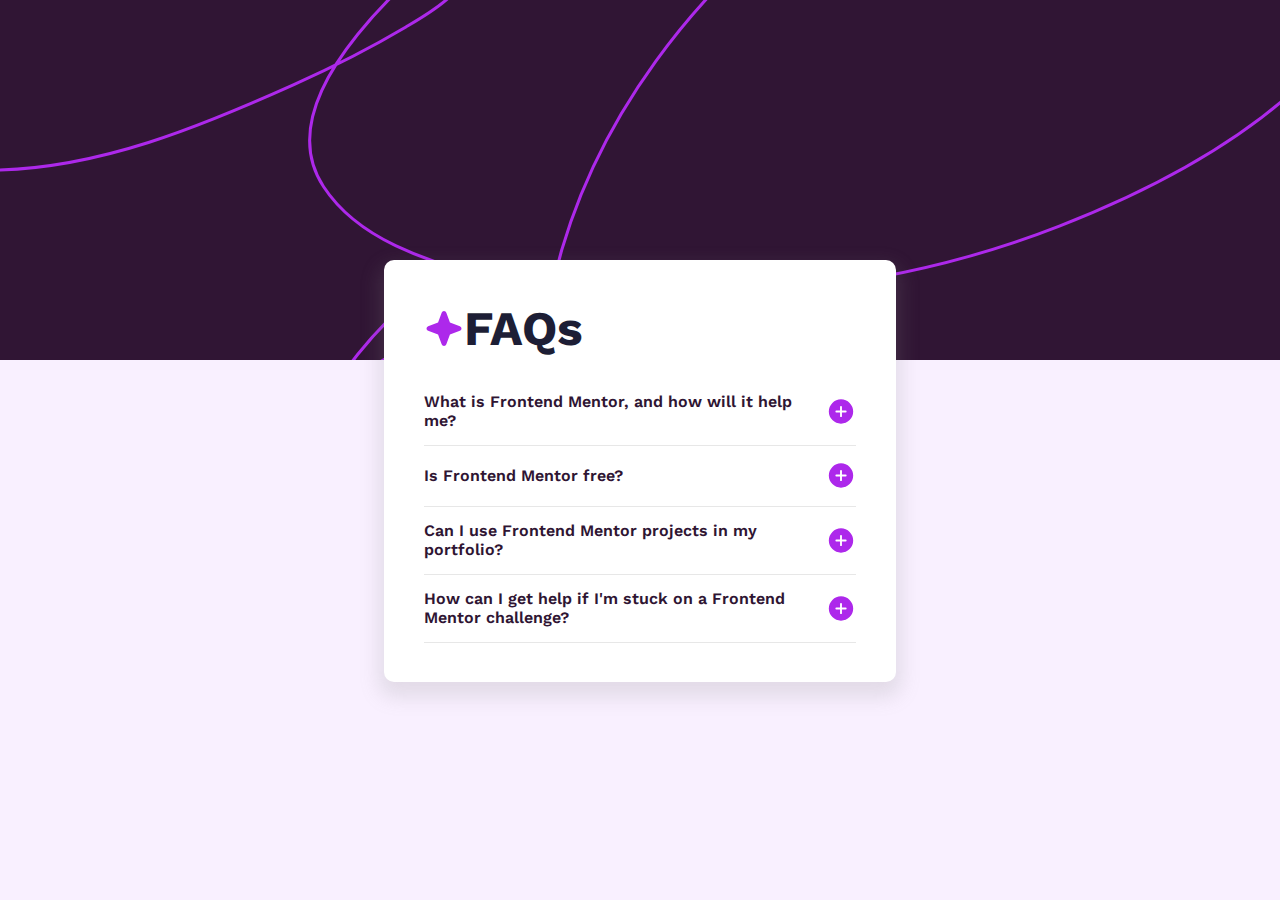
<file: faq-accordion-main/index.html>
<!DOCTYPE html>
<html lang="en">
<head>
  <meta charset="UTF-8">
  <meta name="viewport" content="width=device-width, initial-scale=1.0"> <!-- displays site properly based on user's device -->
  <link rel="stylesheet" href="./style.css">
  <link rel="icon" type="image/png" sizes="32x32" href="./assets/images/favicon-32x32.png">
  <link rel="preconnect" href="https://fonts.googleapis.com">
<link rel="preconnect" href="https://fonts.gstatic.com" crossorigin>
<link href="https://fonts.googleapis.com/css2?family=Outfit:wght@400;700&family=Work+Sans:wght@400;600;700&display=swap" rel="stylesheet">
  <title>Frontend Mentor | FAQ accordion</title>
  <style>
    .attribution { font-size: 11px; text-align: center; }
    .attribution a { color: hsl(228, 45%, 44%); }
  </style>
</head>
<body>
  <div class="background"></div>
  <div>
    <main>
      <h1>
        <img src="./assets/images/icon-star.svg" alt="icon-star"> FAQs
      </h1> 
      <h2 class="toggleBtn box" > 
        What is Frontend Mentor, and how will it help me?   
          <img src="./assets/images/icon-plus.svg" alt="icon-plus">
      </h2>
      <p class="hide">
        Frontend Mentor offers realistic coding challenges to help developers improve their 
        frontend coding skills with projects in HTML, CSS, and JavaScript. It's suitable for 
        all levels and ideal for portfolio building.
      </p>
      <h2 class="toggleBtn box"> 
        Is Frontend Mentor free?
        <img  src="./assets/images/icon-plus.svg" alt="icon-plus">
      </h2>
      <p class="hide">
        Yes, Frontend Mentor offers both free and premium coding challenges, with the free 
        option providing access to a range of projects suitable for all skill levels.
      </p>
      <h2 class="toggleBtn box"> 
        Can I use Frontend Mentor projects in my portfolio?
        <img  src="./assets/images/icon-plus.svg" alt="icon-plus">
      </h2>
      <p class="hide"> 
        Yes, you can use projects completed on Frontend Mentor in your portfolio. It's an excellent
        way to showcase your skills to potential employers!
      </p>
      <h2 class="toggleBtn box">
        How can I get help if I'm stuck on a Frontend Mentor challenge?
        <img   src="./assets/images/icon-plus.svg" alt="icon-plus">
      </h2>
    <p class="hide">
      The best place to get help is inside Frontend Mentor's Discord community. There's a help 
      channel where you can ask questions and seek support from other community members.
    </p> 
<!--       
      <div class="attribution">
        Challenge by <a href="https://www.frontendmentor.io?ref=challenge" target="_blank">Frontend Mentor</a>. 
        Coded by <a href="#">Your Name Here</a>.
      </div> -->
    </main>
    </div>
  <script src="./srcipt.js" ></script>

  </body>
  </html>
</file>
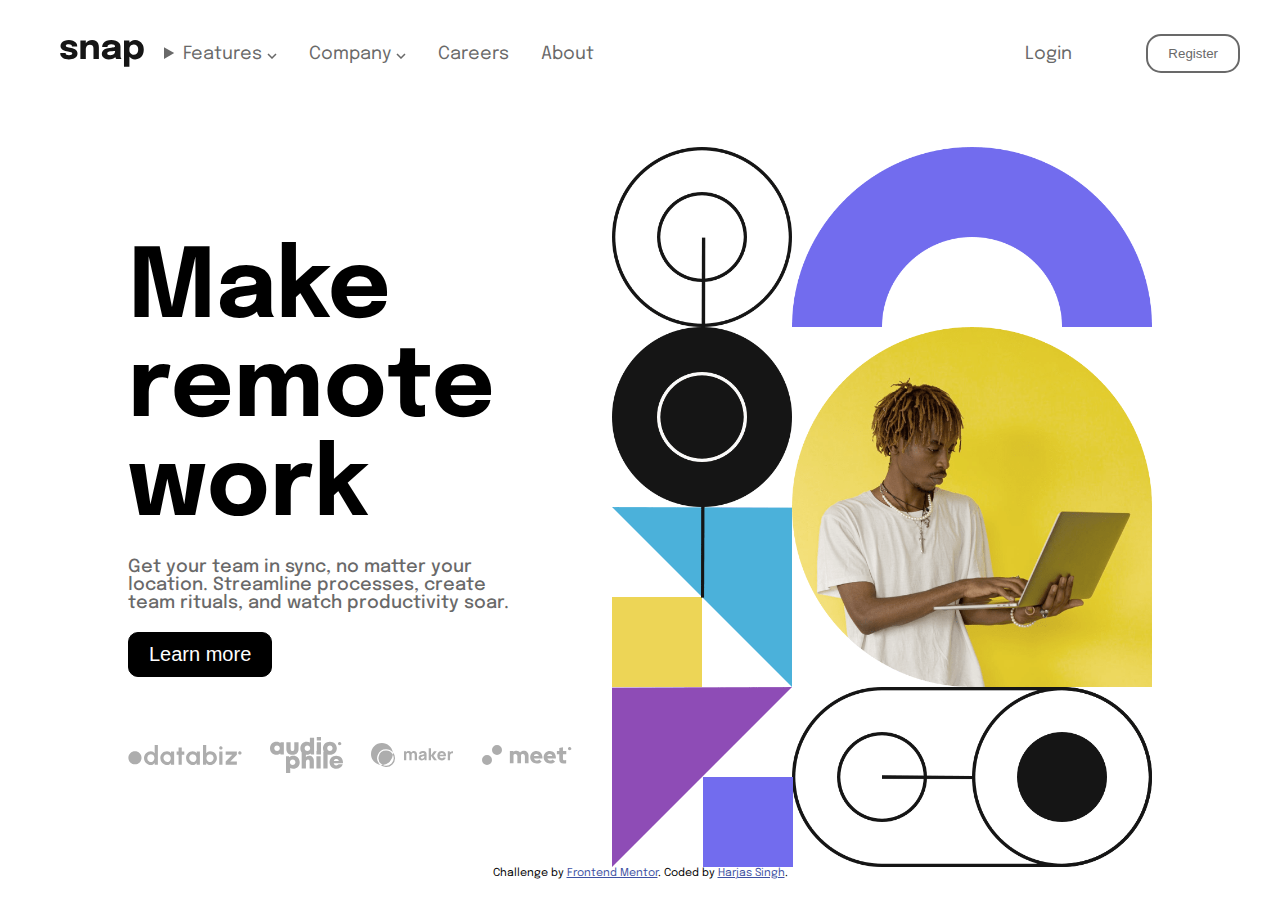
<file: intro-section-with-dropdown-navigation-main/index.html>
<!DOCTYPE html>
<html lang="en">
<head>
  <meta charset="UTF-8">
  <meta name="viewport" content="width=device-width, initial-scale=1.0"> <!-- displays site properly based on user's device -->

  <link rel="icon" type="image/png" sizes="32x32" href="./images/favicon-32x32.png">
  <link rel="preconnect" href="https://fonts.googleapis.com">
<link rel="preconnect" href="https://fonts.gstatic.com" crossorigin>
<link href="https://fonts.googleapis.com/css2?family=Epilogue:wght@500;700&family=Outfit:wght@400;700&family=Work+Sans:wght@400;600;700&display=swap" rel="stylesheet">
<link rel="stylesheet" href="./style.css">
  <title>Frontend Mentor | Intro section with dropdown navigation</title>

  <!-- Feel free to remove these styles or customise in your own stylesheet 👍 -->
  <style>
    .attribution { font-size: 11px; text-align: center; }
    .attribution a { color: hsl(228, 45%, 44%); }
  </style>
</head>
<body>
<header>
  <nav>
    <img src="./images/logo.svg" class="logo">
    <div class="navi">
      <div class="nav1">

        <ul>
          <li>
            
            <details>
              <summary>Features
                <img src="./images/icon-arrow-down.svg">

              </summary>
              <summary>Todo List</summary>
              <summary>Calendar</summary>
              <summary>Reminders</summary>
              <summary>Planning</summary>
            </details>
          </li>  
          <li>
            Company
            <img src="./images/icon-arrow-down.svg">
          </li>  
          <li>
            Careers
          </li>  
          <li>
            About
          </li>
        </ul>
      </div>
      
      <div class="nav2">

        <ul>
          <li>
            Login
          </li> 
          <li>
            <button class="reg">
              Register
            </button>
          </li> 
        </ul>
      </div>
      </div>
  </nav>
</header>

<main>
  <div class="hero-content">

    <h1>
      Make remote work
    </h1> 
    <p>
      Get your team in sync, no matter your location. Streamline processes, 
      create team rituals, and watch productivity soar.
    </p>  
    <button class="learn">
      Learn more
    </button>
    <div class="logos">

      <img src="./images/client-databiz.svg" alt="databiz-logo">
      <img src="./images/client-audiophile.svg" alt="audio-phile-logo">
      <img src="./images/client-maker.svg" alt="maker-logo">
      <img src="./images/client-meet.svg" alt="meet-logo">
    </div>
    </div>
    
    <img src="./images/image-hero-desktop.png" alt="hero-desktop-image" class="hero-img">
  </main>
  
  <div class="attribution">
    Challenge by <a href="https://www.frontendmentor.io?ref=challenge" target="_blank">Frontend Mentor</a>. 
    Coded by <a href="#">Harjas Singh</a>.
  </div>
</body>
</html>
</file>
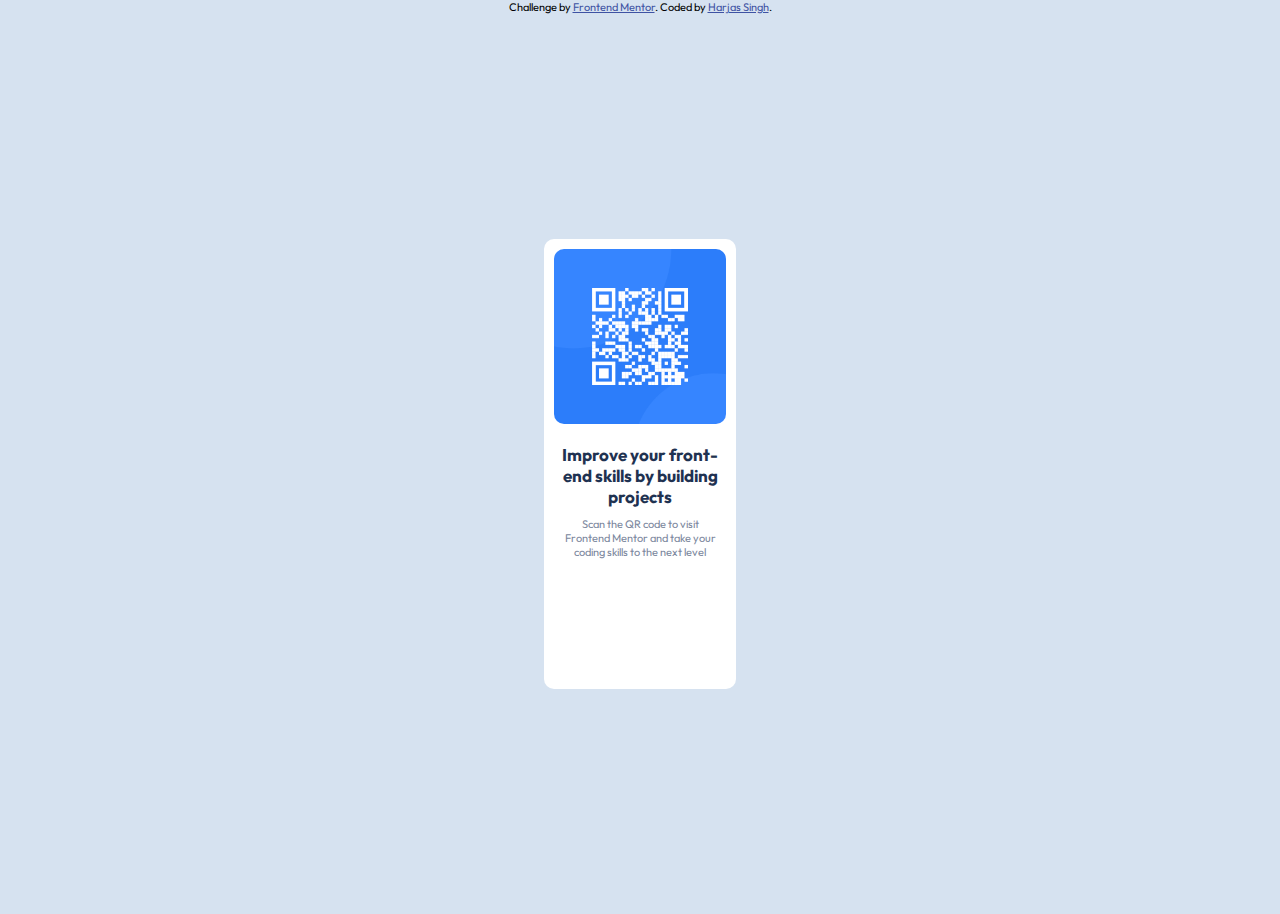
<file: qr-code-component-main/index.html>
<!DOCTYPE html>
<html lang="en">
<head>
  <meta charset="UTF-8">
  <meta name="viewport" content="width=device-width, initial-scale=1.0"> <!-- displays site properly based on user's device -->

  <link rel="icon" type="image/png" sizes="32x32" href="./images/favicon-32x32.png">
  <link rel="stylesheet" href="./style.css">
  <link rel="preconnect" href="https://fonts.googleapis.com">
<link rel="preconnect" href="https://fonts.gstatic.com" crossorigin>
<link href="https://fonts.googleapis.com/css2?family=Outfit:wght@400;700&display=swap" rel="stylesheet">
  <title>Frontend Mentor | QR code component</title>

  <!-- Feel free to remove these styles or customise in your own stylesheet 👍 -->
  <style>
    .attribution { font-size: 11px; text-align: center; }
    .attribution a { color: hsl(228, 45%, 44%); }
  </style>
</head>
<body>
  
  <div class="attribution">
    Challenge by <a href="https://www.frontendmentor.io?ref=challenge" target="_blank">Frontend Mentor</a>. 
    Coded by <a href="#">Harjas Singh</a>.
    
     <div class="container">
      <div class="white-back">

        <div class="img-holder">
          
          <img src="./images/image-qr-code.png">
        </div>
        
        <div class="text-holder">
          
        <p id="heading">
          Improve your front-end skills by building projects
        </p>
        <p id="text">
          Scan the QR code to visit Frontend Mentor and take your coding skills to the next level
        </p>
      </div>
    </div>
      </div>
        
</body>
</html>
</file>
<file: faq-accordion-main/style.css>
*{
    margin: 0;
    padding: 0;
    box-sizing: border-box;
}

body{
    font-size: 16px;
    font-family: 'Outfit', sans-serif;
font-family: 'Work Sans', sans-serif;
background-color:   hsl(275, 100%, 97%);
}
.background{
    background-image: url("./assets/images/background-pattern-desktop.svg");
    width: 100%;
    height: 40vh;
}
div{
    display: flex;
    align-items: center;
    justify-content: center;
}
main{
    background-color: white;
    width: 40%;
    height: auto;
    border-radius: 10px;
    margin: -100px auto;
    padding: 40px;
    box-shadow: 0px 10px 20px 5px #88888833;
    overflow: scroll;
}
h1{
 
    font-size: 3rem;
    font-weight: 700;
    color: hsl(238, 29%, 16%);
    display: flex;
    align-items: center;
    padding-bottom: 20px;

}

h2{
    font-size: 1rem;
    font-weight: 600;
    color:hsl(292, 42%, 14%);
    display: flex;
    align-items: center;
    justify-content: space-between;
    padding: 15px 0;
    cursor: pointer;
   
}
.box{
    box-shadow: 0px 1px 0px 0px #88888833;

}
h2:hover{
    color: #AD28EB;
    cursor: pointer;
}
img{
    cursor: pointer;
}
p{
    

}
.hide{
    display: none;

}

.show{
    display: block;
    box-shadow: 0px 1px 0px 0px #8888881b;
    padding-bottom: 20px;
    color: hsl(292, 16%, 49%);
}

@media (max-width: 375px){
    .background{
        background-image: url("./assets/images/background-pattern-mobile.svg");
    }
}
@media screen and (max-width: 375px){
    main{
        width: 90%;
        margin: -100px auto;
        padding: 20px;
    }
    h1{
        font-size: 2rem;
    }
    h2{
        font-size: 1rem;
    }
    p{
        font-size: 0.8rem;
    }
    
}
</file>
<file: intro-section-with-dropdown-navigation-main/style.css>
*{
    padding: 0;
    margin: 0;
    box-sizing: border-box;
}

body{
    font-size: 18px;
    font-family: 'Epilogue', sans-serif;
    background-color: #fff;
}
header{
    margin-bottom: 40px;
}
nav{
    display: flex;
    align-items: center;
    padding: 20px 40px;
}

.logo{
    padding: 20px;
}

.navi{
    width: 100%;
    display: flex;
    justify-content: space-between;
    align-items: center;
}
.nav1{
    width: 40%;
   
}
.nav2{
    width: 20%;
   
}
ul{
    list-style: none;
    display: flex;
    align-items: center;
    justify-content: space-between;
    /* width: 100%; */
}
li{
    color: hsl(0, 0%, 41%);
}
li:hover, li:active{
    color: #000;
    font-weight: 500;
}

li img:hover{
    color: #000;
}
.reg{
    padding: 10px 20px;
    color: hsl(0, 0%, 41%);
    border: 2px solid hsl(0, 0%, 41%);
    border-radius: 15px;
    background-color: #fff;
}
.reg:hover{
    border: 2px solid #000;
    color: #000;
}
h1{
    font-size: 96px;
    font-weight: 700;
    margin-bottom: 20px;
}
p{
    font-size: 18px;
    font-weight: 500;
    padding-right: 40px;
    color: hsl(0, 0%, 41%);
    margin-bottom: 20px;
}
main{
    width: 80%;
    display: flex;
    align-items: center;
    margin:0 auto ;
}
.hero-content{
    margin-right: 40px;
    display: flex;
    flex-direction: column;
    justify-content: space-evenly;
    align-items: flex-start;
}
.learn{
    font-size: 20px;
    color: #fff;
    background-color: #000;
    border: 1px solid #000;
    padding: 10px 20px;
    border-radius: 10px;
    margin-bottom: 60px;
}
.learn:hover, .learn:active{
    background-color: #fff;
    color: #000;
    border: 1px solid #000;

}
.logos{
    width: 100%;
    display: flex;
    align-items: center;
    justify-content: space-between;
}

.hero-img{
    height: 80vh;
}
</file>
<file: qr-code-component-main/style.css>
*{
    margin: 0;
    padding: 0;
    box-sizing: content-box;
}

body{
    background-color: hsl(212, 45%, 89%);
    font-family: 'Outfit', sans-serif;
    font-size: 15px;
}
.white-back{
    height: 50%;
    width: 15%;
    background-color: white;
    border-radius: 10px;
    display: flex;
    flex-direction: column;
    align-items: center;

}
.img-holder{
    padding: 10px;
}
img{
    border-radius: 10px;
    width: 100%;
    height: 100%;
}
.container{
    width: 100%;
    height: 100vh;
    display: flex;
    justify-content: center;
    align-items: center;

}
.text-holder{
    padding: 10px 15px 25px 15px;
}
#heading{
    font-size: 17px;
    font-weight: 700;
    color: hsl(218, 44%, 22%);
    padding-bottom: 10px;
}
#text{
    font-weight: 400;
    color: hsl(220, 15%, 55%)
}

@media screen and (max-width: 375px) {
    .white-back{
        width: 80%;
        height: auto;
    }
    
    .img-holder{
        padding: 15px;
    }

    #heading{
        font-size: 20px;
    }

    #text{
        font-size: 15px;
    }

    .text-holder{
        padding: 10px 20px 30px 20px;
    }
}
</file>
